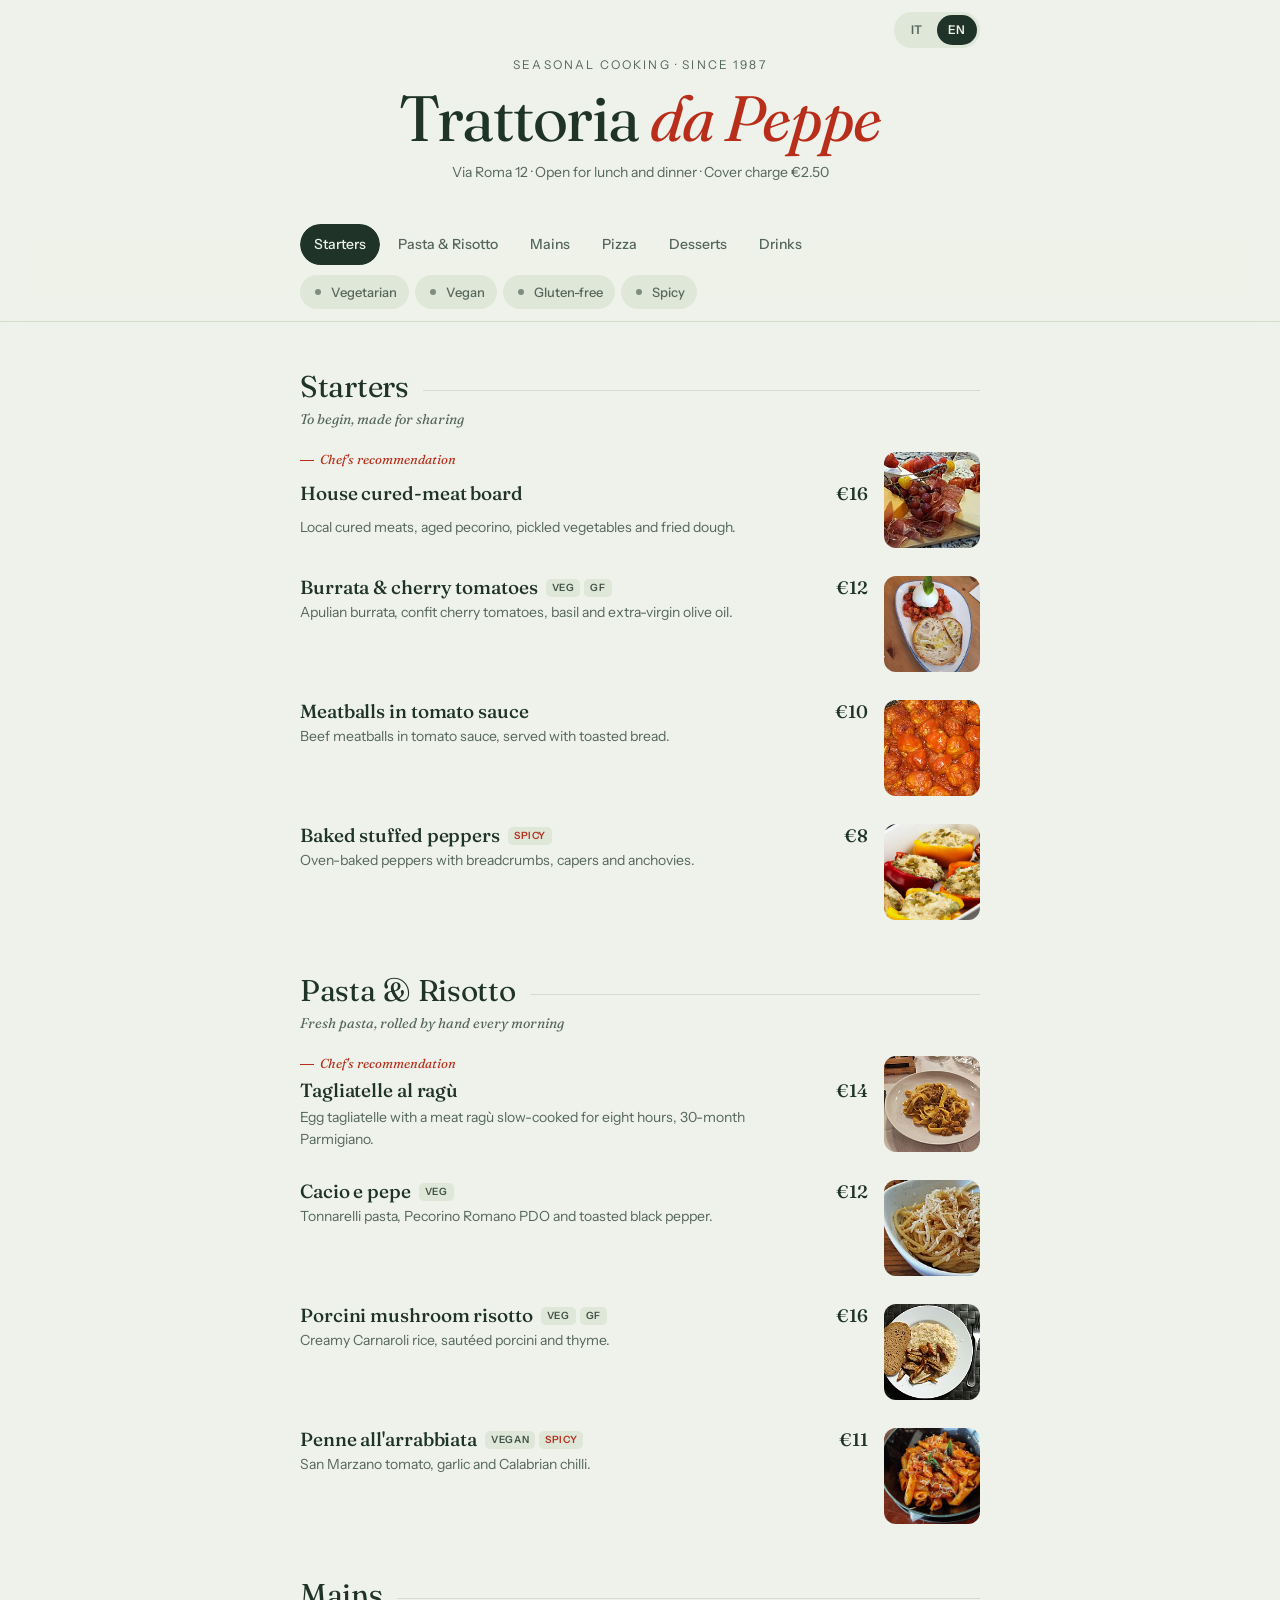
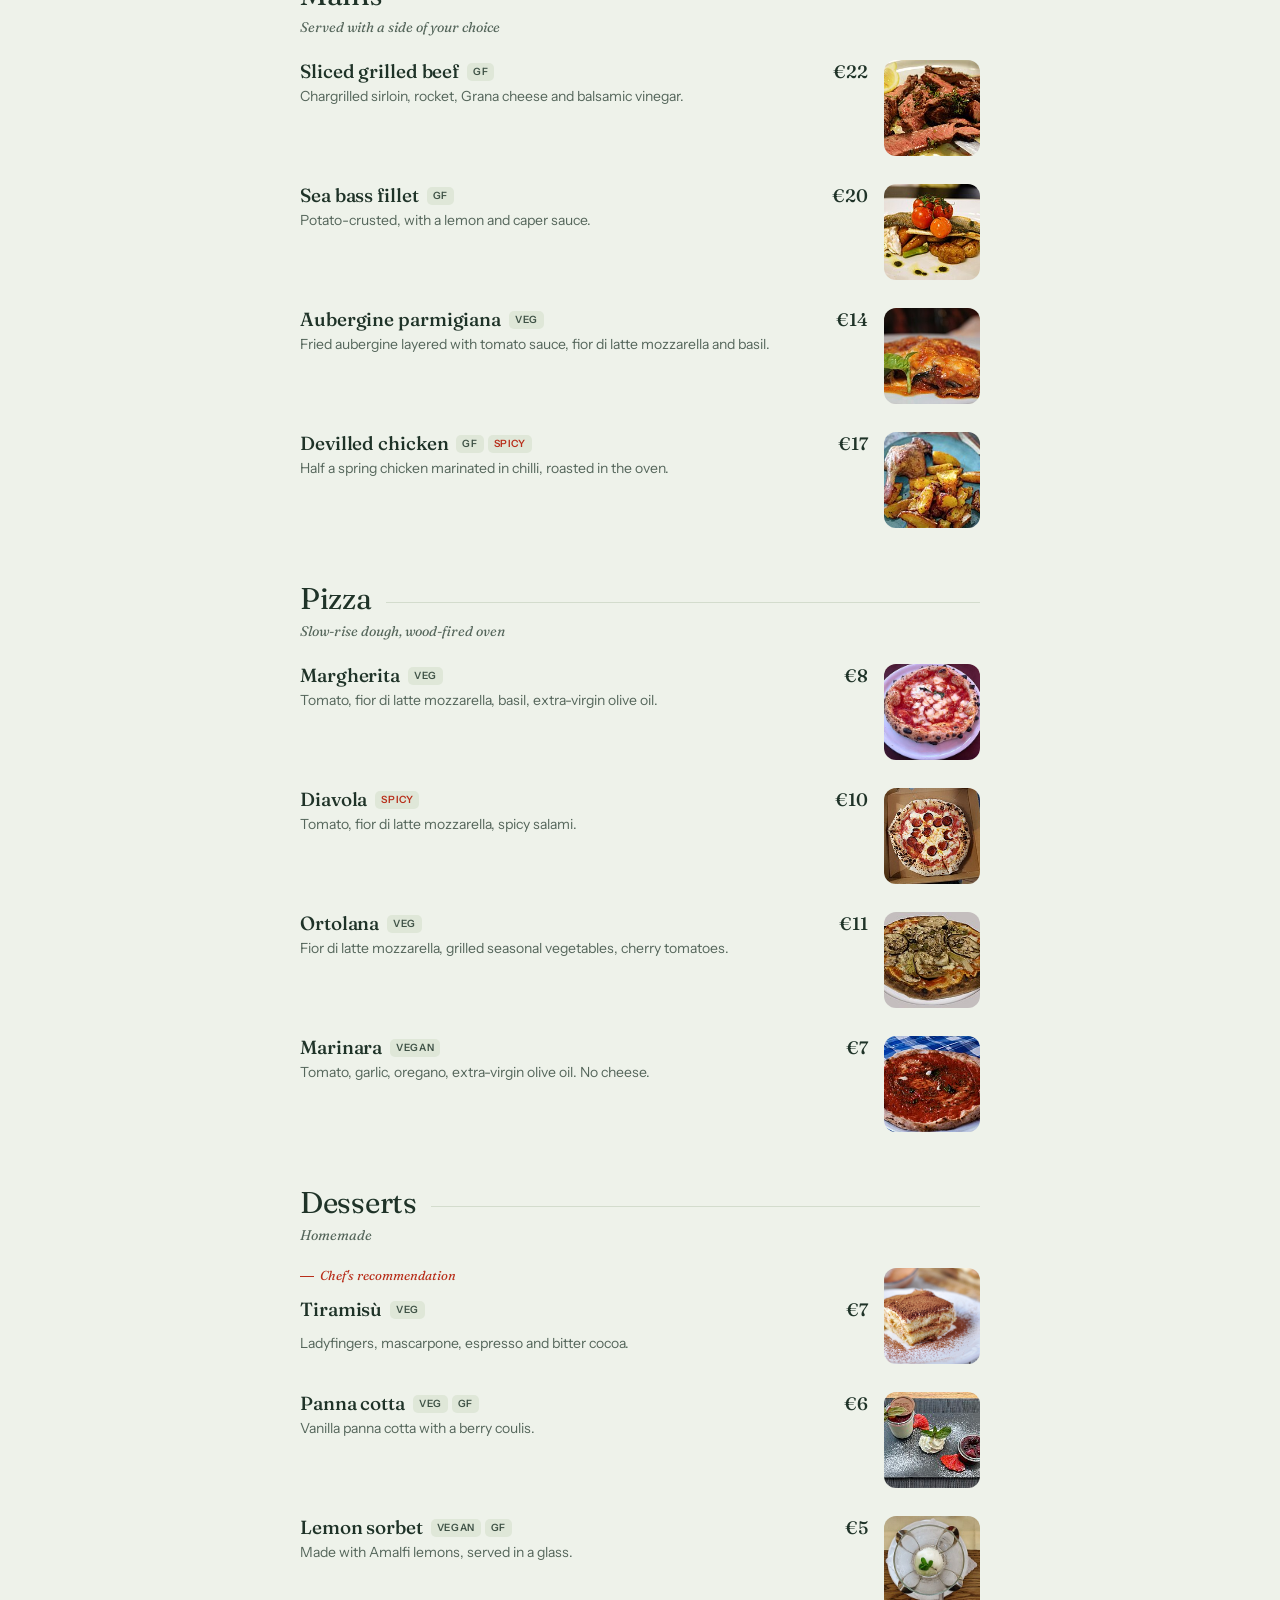
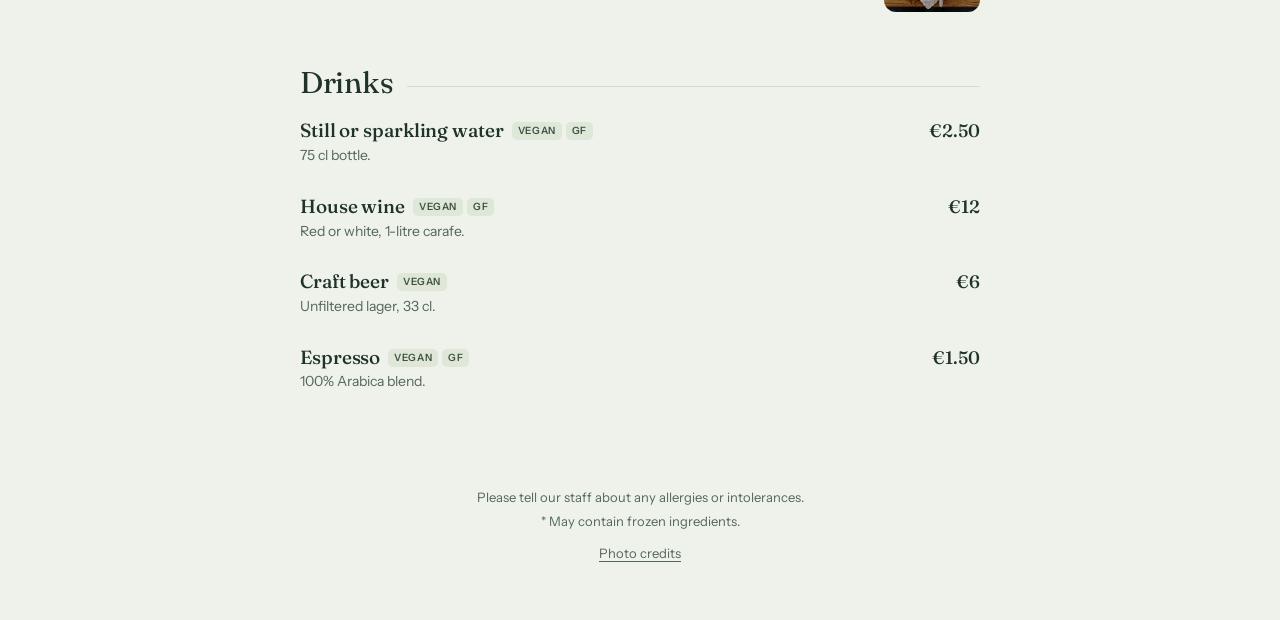
<file: index.html>
<!doctype html>
<html lang="it">
<head>
  <meta charset="utf-8">
  <meta name="viewport" content="width=device-width, initial-scale=1, viewport-fit=cover">
  <meta name="theme-color" content="#eef2ea">
  <title>Menu — Trattoria da Peppe</title>
  <link rel="preconnect" href="https://fonts.googleapis.com">
  <link rel="preconnect" href="https://fonts.gstatic.com" crossorigin>
  <link rel="stylesheet" href="https://fonts.googleapis.com/css2?family=Fraunces:ital,opsz,wght@0,9..144,400;0,9..144,500;0,9..144,600;1,9..144,400&family=Instrument+Sans:wght@400;500;600&display=swap">
  <link rel="stylesheet" href="css/style.css">
</head>
<body>

  <header class="wrap">
    <div class="lang" id="lang" role="group" aria-label="Lingua · Language">
      <span class="lang-thumb" aria-hidden="true"></span>
      <button data-lang="it" lang="it" aria-pressed="true" aria-label="Italiano">IT</button>
      <button data-lang="en" lang="en" aria-pressed="false" aria-label="English">EN</button>
    </div>
    <div class="eyebrow reveal" id="tEyebrow" data-fade></div>
    <h1 class="reveal" style="animation-delay: 60ms">Trattoria <em>da Peppe</em></h1>
    <p class="meta reveal" id="tMeta" style="animation-delay: 120ms" data-fade></p>
  </header>

  <!-- Barra fissa: categorie + filtri (riempiti da js/app.js) -->
  <div class="bar">
    <div class="tabs-scroll" id="tabsScroll">
      <div class="tabs-inner" data-fade>
        <nav class="tabs" id="tabs"></nav>
        <div class="tabs tabs-active" id="tabsActive" aria-hidden="true"></div>
      </div>
    </div>
    <div class="filters" id="filters" role="group" data-fade></div>
  </div>

  <main class="wrap" id="menu" data-fade></main>

  <footer class="wrap" id="tFooter" data-fade></footer>

  <!-- Scheda del piatto -->
  <dialog id="dlg" data-state="closed" aria-labelledby="dName">
    <div class="scrim" data-close></div>
    <div class="sheet" id="sheet">
      <span class="handle" aria-hidden="true"></span>
      <div class="hero"><img id="dImg" alt="" decoding="async"></div>
      <div class="sheet-top">
        <div>
          <div class="cat" id="dCat"></div>
          <h3 id="dName"></h3>
          <p class="orig" id="dOrig" lang="it" hidden></p>
        </div>
        <button class="close" id="dClose" data-close>
          <svg width="14" height="14" viewBox="0 0 14 14" fill="none" stroke="currentColor" stroke-width="1.8" stroke-linecap="round"><path d="M2 2l10 10M12 2L2 12"/></svg>
        </button>
      </div>
      <div class="price" id="dPrice"></div>
      <p class="long" id="dDesc"></p>
      <dl class="info" id="dInfo"></dl>
    </div>
  </dialog>

  <script src="js/menu.js"></script>
  <script src="js/app.js"></script>
</body>
</html>
</file>
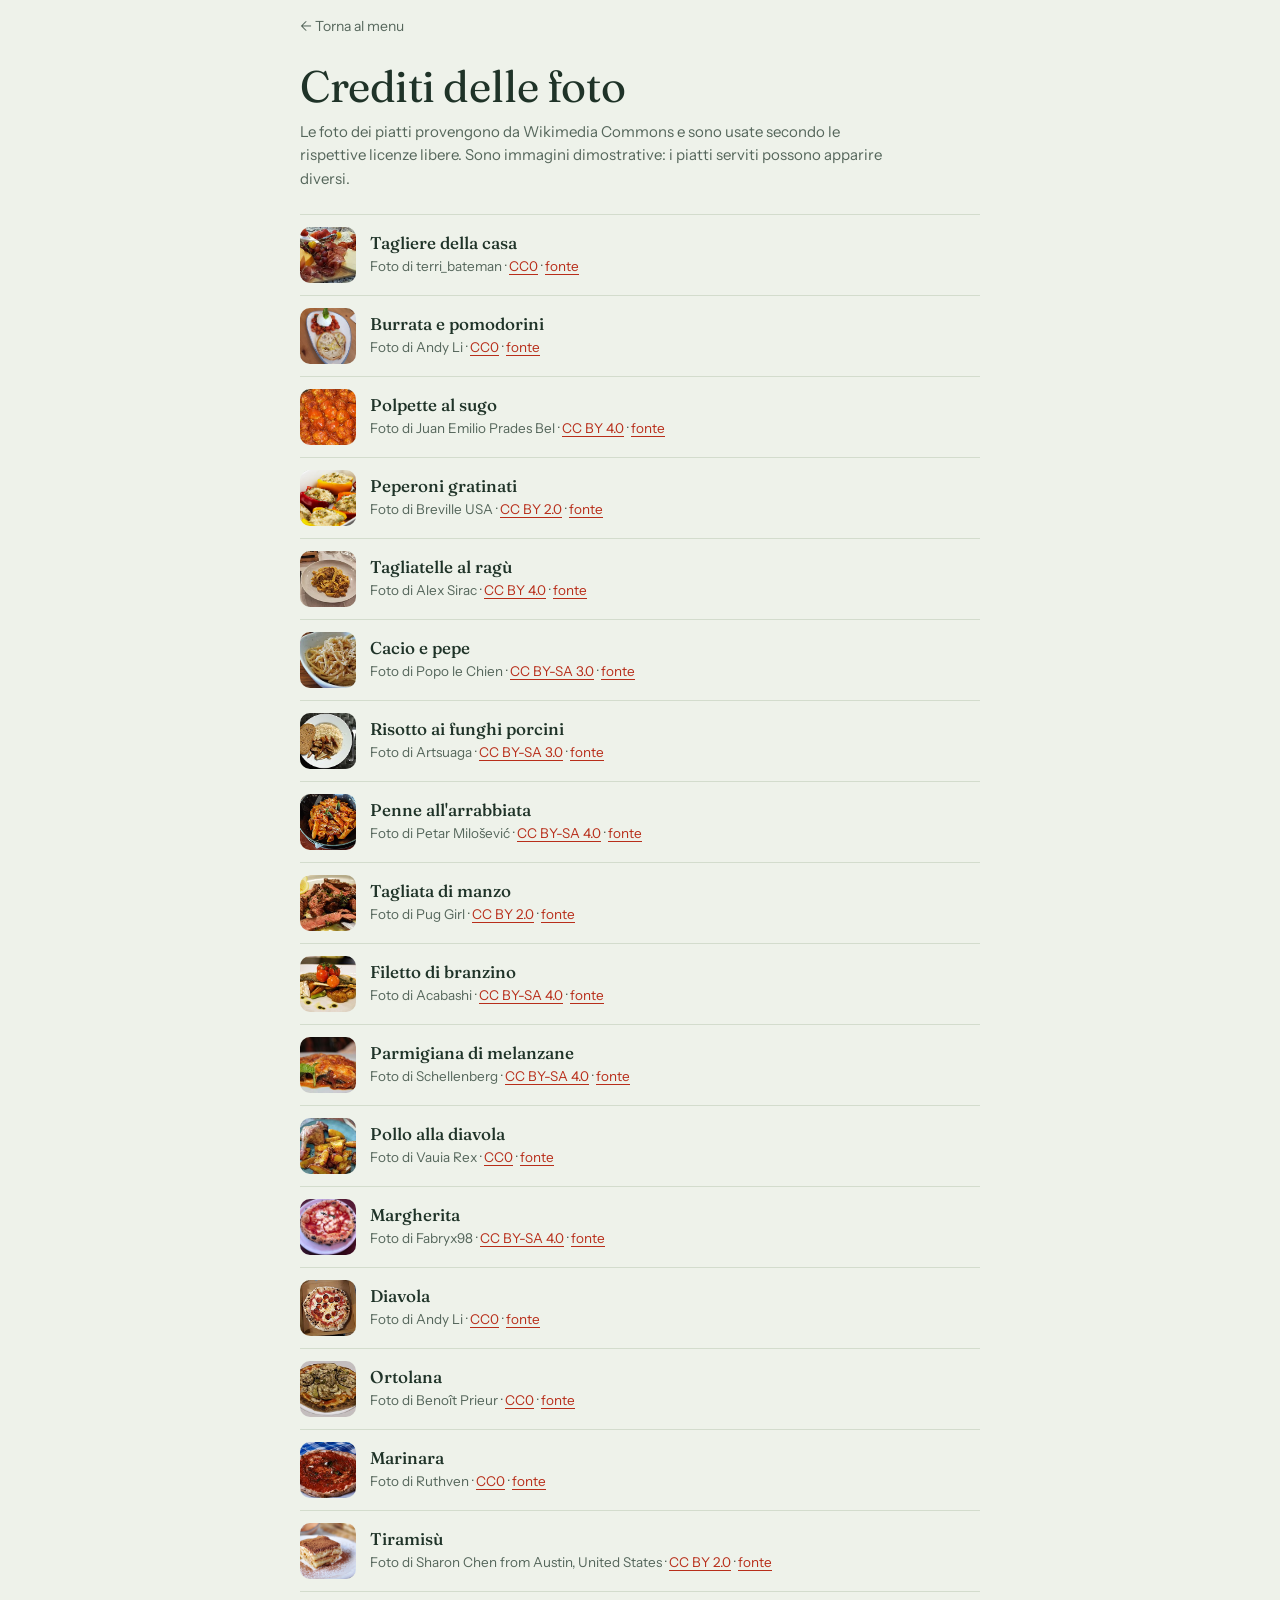
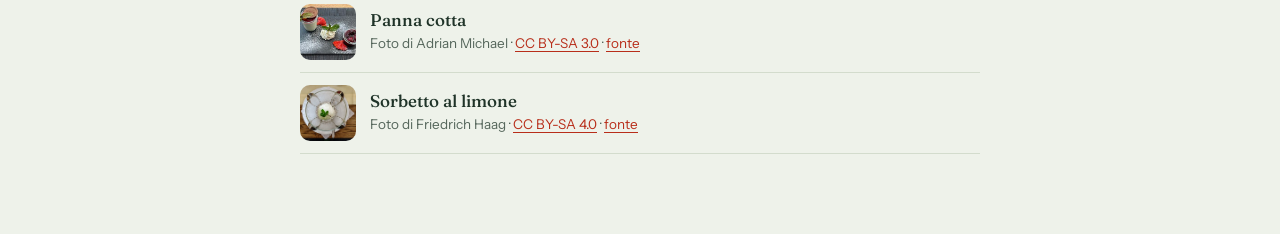
<file: crediti.html>
<!doctype html>
<html lang="it">
<head>
<meta charset="utf-8">
<meta name="viewport" content="width=device-width, initial-scale=1">
<meta name="theme-color" content="#eef2ea">
<title>Crediti foto — Trattoria da Peppe</title>
<link rel="preconnect" href="https://fonts.googleapis.com"><link rel="preconnect" href="https://fonts.gstatic.com" crossorigin>
<link href="https://fonts.googleapis.com/css2?family=Fraunces:opsz,wght@9..144,400;9..144,500&family=Instrument+Sans:wght@400;500&display=swap" rel="stylesheet">
<link rel="stylesheet" href="css/style.css">
</head>
<body>
<main class="wrap credits">
<a class="back" href="./">← Torna al menu</a>
<h1>Crediti delle foto</h1>
<p class="lead">Le foto dei piatti provengono da Wikimedia Commons e sono usate secondo le rispettive licenze libere. Sono immagini dimostrative: i piatti serviti possono apparire diversi.</p>
<ul>
<li><img src="foto/mini/tagliere-della-casa.jpg" alt="" width="56" height="56" loading="lazy"><div><b>Tagliere della casa</b><span>Foto di terri_bateman · <a href="https://creativecommons.org/publicdomain/zero/1.0/deed.it">CC0</a> · <a href="https://commons.wikimedia.org/wiki/File:-365photo_2017_edition_Food_(32033206853).jpg">fonte</a></span></div></li>
<li><img src="foto/mini/burrata-e-pomodorini.jpg" alt="" width="56" height="56" loading="lazy"><div><b>Burrata e pomodorini</b><span>Foto di Andy Li · <a href="https://creativecommons.org/publicdomain/zero/1.0/deed.it">CC0</a> · <a href="https://commons.wikimedia.org/wiki/File:Burrata_-_Nanninella.jpg">fonte</a></span></div></li>
<li><img src="foto/mini/polpette-al-sugo.jpg" alt="" width="56" height="56" loading="lazy"><div><b>Polpette al sugo</b><span>Foto di Juan Emilio Prades Bel · <a href="https://creativecommons.org/licenses/by/4.0/deed.it">CC BY 4.0</a> · <a href="https://commons.wikimedia.org/wiki/File:Meatballs_with_tomato_sauce_(Spain).jpg">fonte</a></span></div></li>
<li><img src="foto/mini/peperoni-gratinati.jpg" alt="" width="56" height="56" loading="lazy"><div><b>Peperoni gratinati</b><span>Foto di Breville USA · <a href="https://creativecommons.org/licenses/by/2.0/deed.it">CC BY 2.0</a> · <a href="https://commons.wikimedia.org/wiki/File:Stuffed_Peppers_08of9_(8736303550).jpg">fonte</a></span></div></li>
<li><img src="foto/mini/tagliatelle-al-ragu.jpg" alt="" width="56" height="56" loading="lazy"><div><b>Tagliatelle al ragù</b><span>Foto di Alex Sirac · <a href="https://creativecommons.org/licenses/by/4.0/deed.it">CC BY 4.0</a> · <a href="https://commons.wikimedia.org/wiki/File:Tagliatelle_al_rag%C3%B9_Trattoria_Tony.jpg">fonte</a></span></div></li>
<li><img src="foto/mini/cacio-e-pepe.jpg" alt="" width="56" height="56" loading="lazy"><div><b>Cacio e pepe</b><span>Foto di Popo le Chien · <a href="https://creativecommons.org/licenses/by-sa/3.0/deed.it">CC BY-SA 3.0</a> · <a href="https://commons.wikimedia.org/wiki/File:Cacio_e_pepe.jpg">fonte</a></span></div></li>
<li><img src="foto/mini/risotto-ai-funghi-porcini.jpg" alt="" width="56" height="56" loading="lazy"><div><b>Risotto ai funghi porcini</b><span>Foto di Artsuaga · <a href="https://creativecommons.org/licenses/by-sa/3.0/deed.it">CC BY-SA 3.0</a> · <a href="https://commons.wikimedia.org/wiki/File:Risottoa_onddoekin.jpg">fonte</a></span></div></li>
<li><img src="foto/mini/penne-all-arrabbiata.jpg" alt="" width="56" height="56" loading="lazy"><div><b>Penne all'arrabbiata</b><span>Foto di Petar Milošević · <a href="https://creativecommons.org/licenses/by-sa/4.0/deed.it">CC BY-SA 4.0</a> · <a href="https://commons.wikimedia.org/wiki/File:Penne_Arrabbiata.jpg">fonte</a></span></div></li>
<li><img src="foto/mini/tagliata-di-manzo.jpg" alt="" width="56" height="56" loading="lazy"><div><b>Tagliata di manzo</b><span>Foto di Pug Girl · <a href="https://creativecommons.org/licenses/by/2.0/deed.it">CC BY 2.0</a> · <a href="https://commons.wikimedia.org/wiki/File:Tagliata_with_Rosemary.jpg">fonte</a></span></div></li>
<li><img src="foto/mini/filetto-di-branzino.jpg" alt="" width="56" height="56" loading="lazy"><div><b>Filetto di branzino</b><span>Foto di Acabashi · <a href="https://creativecommons.org/licenses/by-sa/4.0/deed.it">CC BY-SA 4.0</a> · <a href="https://commons.wikimedia.org/wiki/File:Pan_seared_sea_bass_at_the_White_Hart_Inn,_Moreton,_Essex,_England.jpg">fonte</a></span></div></li>
<li><img src="foto/mini/parmigiana-di-melanzane.jpg" alt="" width="56" height="56" loading="lazy"><div><b>Parmigiana di melanzane</b><span>Foto di Schellenberg · <a href="https://creativecommons.org/licenses/by-sa/4.0/deed.it">CC BY-SA 4.0</a> · <a href="https://commons.wikimedia.org/wiki/File:Parmigiana_di_melanzane.jpg">fonte</a></span></div></li>
<li><img src="foto/mini/pollo-alla-diavola.jpg" alt="" width="56" height="56" loading="lazy"><div><b>Pollo alla diavola</b><span>Foto di Vauia Rex · <a href="https://creativecommons.org/publicdomain/zero/1.0/deed.it">CC0</a> · <a href="https://commons.wikimedia.org/wiki/File:Chicken_leg_quarter_20260412_145303.jpg">fonte</a></span></div></li>
<li><img src="foto/mini/margherita.jpg" alt="" width="56" height="56" loading="lazy"><div><b>Margherita</b><span>Foto di Fabryx98 · <a href="https://creativecommons.org/licenses/by-sa/4.0/deed.it">CC BY-SA 4.0</a> · <a href="https://commons.wikimedia.org/wiki/File:Pizza-napoletana.jpg">fonte</a></span></div></li>
<li><img src="foto/mini/diavola.jpg" alt="" width="56" height="56" loading="lazy"><div><b>Diavola</b><span>Foto di Andy Li · <a href="https://creativecommons.org/publicdomain/zero/1.0/deed.it">CC0</a> · <a href="https://commons.wikimedia.org/wiki/File:Pepperoni_pizza-_boella_co._2024-02-17.jpg">fonte</a></span></div></li>
<li><img src="foto/mini/ortolana.jpg" alt="" width="56" height="56" loading="lazy"><div><b>Ortolana</b><span>Foto di Benoît Prieur · <a href="https://creativecommons.org/publicdomain/zero/1.0/deed.it">CC0</a> · <a href="https://commons.wikimedia.org/wiki/File:Pizza_Vegetariana_au_restaurant_Le_Napolitain_(Lyon)_-_2019.jpg">fonte</a></span></div></li>
<li><img src="foto/mini/marinara.jpg" alt="" width="56" height="56" loading="lazy"><div><b>Marinara</b><span>Foto di Ruthven · <a href="https://creativecommons.org/publicdomain/zero/1.0/deed.it">CC0</a> · <a href="https://commons.wikimedia.org/wiki/File:Pizza_marinara_(Napoli).jpg">fonte</a></span></div></li>
<li><img src="foto/mini/tiramisu.jpg" alt="" width="56" height="56" loading="lazy"><div><b>Tiramisù</b><span>Foto di Sharon Chen from Austin, United States · <a href="https://creativecommons.org/licenses/by/2.0/deed.it">CC BY 2.0</a> · <a href="https://commons.wikimedia.org/wiki/File:Classic_Italian_Tiramisu-3_(29989504485).jpg">fonte</a></span></div></li>
<li><img src="foto/mini/panna-cotta.jpg" alt="" width="56" height="56" loading="lazy"><div><b>Panna cotta</b><span>Foto di Adrian Michael · <a href="https://creativecommons.org/licenses/by-sa/3.0/deed.it">CC BY-SA 3.0</a> · <a href="https://commons.wikimedia.org/wiki/File:Panna_cotta_Disentis.jpeg">fonte</a></span></div></li>
<li><img src="foto/mini/sorbetto-al-limone.jpg" alt="" width="56" height="56" loading="lazy"><div><b>Sorbetto al limone</b><span>Foto di Friedrich Haag · <a href="https://creativecommons.org/licenses/by-sa/4.0/deed.it">CC BY-SA 4.0</a> · <a href="https://commons.wikimedia.org/wiki/File:Eis_002_2015_04_25.jpg">fonte</a></span></div></li>
</ul>
</main>
</body>
</html>
</file>
<file: css/style.css>
/* ================================================================
   Menu digitale — stili
   1. Colori e variabili      6. Piatti e foto
   2. Base                    7. Piè di pagina
   3. Intestazione            8. Scheda del piatto
   4. Selettore lingua        9. Animazioni e movimento ridotto
   5. Barra categorie/filtri 10. Pagina crediti
   ================================================================ */

/* ---------- 1. Colori e variabili ---------- */
:root {
  /* Un solo tema chiaro, verde salvia (niente tema scuro, per scelta) */
  --bg: #eef2ea;
  --surface: #f8faf5;
  --ink: #1f3328;
  --muted: #55665b;
  --line: #d3dccd;
  --chip: #dfe7d8;
  --badge-ink: #3f5246;
  --accent: #b82e1a;
  --accent-ink: #ffffff;
  --scrim: rgb(18 38 28 / .42);

  --serif: "Fraunces", Georgia, serif;
  --sans: "Instrument Sans", system-ui, sans-serif;

  --ease-out: cubic-bezier(0.23, 1, 0.32, 1);    /* entrate e risposte al tocco */
  --ease-drawer: cubic-bezier(0.32, 0.72, 0, 1); /* scheda dal basso, stile iOS */

  color-scheme: light;
}

/* ---------- 2. Base ---------- */
* { box-sizing: border-box; margin: 0; padding: 0; }
html { -webkit-text-size-adjust: 100%; }
body {
  background: var(--bg);
  color: var(--ink);
  font: 400 15px/1.55 var(--sans);
  -webkit-font-smoothing: antialiased;
  -webkit-tap-highlight-color: transparent;
}
button { font: inherit; color: inherit; background: none; border: 0; cursor: pointer; }
.wrap { max-width: 720px; margin: 0 auto; padding: 0 20px; }

:is(.dish, .tab, .chip, .close, .lang button):focus-visible {
  outline: 2px solid var(--accent);
  outline-offset: 2px;
}

/* ---------- 3. Intestazione ---------- */
header.wrap { position: relative; padding-top: 56px; padding-bottom: 28px; text-align: center; }
.eyebrow { font-size: 12px; letter-spacing: .18em; text-transform: uppercase; color: var(--muted); }
h1 {
  font: 400 clamp(40px, 9vw, 64px)/1.02 var(--serif);
  letter-spacing: -.02em;
  margin: 10px 0 12px;
}
h1 em { color: var(--accent); }
.meta { color: var(--muted); font-size: 14px; text-wrap: balance; }

/* ---------- 4. Selettore lingua ---------- */
.lang {
  position: absolute; top: 12px; right: 20px;
  display: grid; grid-template-columns: 1fr 1fr;
  padding: 3px; border-radius: 999px; background: var(--chip);
}
.lang-thumb {
  position: absolute; top: 3px; left: 3px; width: 40px; height: 30px;
  border-radius: 999px; background: var(--ink);
  transition: transform 260ms var(--ease-out);
}
.lang[data-lang="en"] .lang-thumb { transform: translateX(100%); }
.lang button {
  position: relative; width: 40px; height: 30px; border-radius: 999px;
  font: 600 12px/1 var(--sans); letter-spacing: .08em; color: var(--muted);
  transition: color 150ms ease, transform 160ms var(--ease-out);
}
.lang button::after { content: ""; position: absolute; inset: -7px 0; } /* area di tocco ≥ 44px */
.lang button[aria-pressed="true"] { color: var(--bg); }
.lang button:active { transform: scale(0.95); }

/* ---------- 5. Barra categorie e filtri ---------- */
.bar {
  position: sticky; top: 0; z-index: 10;
  background: color-mix(in srgb, var(--bg) 88%, transparent);
  -webkit-backdrop-filter: saturate(1.4) blur(12px);
          backdrop-filter: saturate(1.4) blur(12px);
  border-bottom: 1px solid var(--line);
}

.tabs-scroll,
.filters {
  max-width: 720px; margin: 0 auto;
  overflow-x: auto; scrollbar-width: none;
  /* sfumatura sui bordi: fa capire che la riga scorre di lato */
  -webkit-mask-image: linear-gradient(to right, transparent, #000 12px, #000 calc(100% - 36px), transparent);
          mask-image: linear-gradient(to right, transparent, #000 12px, #000 calc(100% - 36px), transparent);
}
.tabs-scroll::-webkit-scrollbar,
.filters::-webkit-scrollbar { display: none; }
.tabs-scroll { padding: 12px 20px 10px; }

/* Due liste identiche sovrapposte: quella sopra è "attiva" e ritagliata sulla categoria corrente */
.tabs-inner { position: relative; width: max-content; }
.tabs { display: flex; gap: 4px; }
.tab {
  padding: 10px 14px; border-radius: 999px; white-space: nowrap;
  font-weight: 500; font-size: 14px; color: var(--muted);
  transition: color 150ms ease, transform 160ms var(--ease-out);
}
.tab:active { transform: scale(0.97); }
.tabs-active {
  position: absolute; inset: 0; pointer-events: none;
  clip-path: inset(0 100% 0 0 round 999px);
  transition: clip-path 280ms var(--ease-out);
}
.tabs-active .tab { background: var(--ink); color: var(--bg); }

.filters { display: flex; gap: 6px; padding: 0 20px 12px; }
.chip {
  position: relative; flex: none;
  display: inline-flex; align-items: center; gap: 7px;
  padding: 7px 12px; border-radius: 999px;
  font-size: 13px; font-weight: 500;
  background: var(--chip); color: var(--muted);
  transition: background-color 150ms ease, color 150ms ease, transform 160ms var(--ease-out);
}
.chip::after { content: ""; position: absolute; inset: -6px -3px; } /* area di tocco ≥ 44px */
.chip:active { transform: scale(0.96); }
.chip[aria-pressed="true"] { background: var(--accent); color: var(--accent-ink); }
/* Il filtro attivo si riconosce anche dalla forma (pallino → spunta), non solo dal colore */
.chip .ico { display: grid; width: 12px; height: 12px; }
.chip .ico > * { grid-area: 1 / 1; transition: opacity 150ms ease, transform 200ms var(--ease-out); }
.chip .dot { width: 6px; height: 6px; margin: auto; border-radius: 50%; background: currentColor; opacity: .7; }
.chip .ck,
.chip[aria-pressed="true"] .dot { opacity: 0; transform: scale(.6); }
.chip[aria-pressed="true"] .ck { opacity: 1; transform: none; }

@media (hover: hover) and (pointer: fine) {
  .tabs:not(.tabs-active) .tab:hover,
  .lang button[aria-pressed="false"]:hover { color: var(--ink); }
}

/* ---------- 6. Piatti e foto ---------- */
main.wrap { padding-top: 8px; padding-bottom: 80px; }
section { padding-top: 40px; scroll-margin-top: calc(var(--bar-h, 112px) - 16px); }
.sec-head { display: flex; align-items: baseline; gap: 14px; margin-bottom: 6px; }
.sec-head::after { content: ""; flex: 1; border-bottom: 1px solid var(--line); transform: translateY(-6px); }
h2 { font: 400 30px/1.1 var(--serif); letter-spacing: -.01em; }
.sec-note { color: var(--muted); font: italic 400 14px/1.5 var(--serif); margin-bottom: 8px; }

.dish {
  display: grid; grid-template-columns: 1fr auto; gap: 2px 16px;
  width: calc(100% + 24px); margin: 0 -12px; padding: 14px 12px;
  border-radius: 12px; text-align: left;
  transition: background-color 150ms ease, transform 160ms var(--ease-out),
              opacity 300ms var(--ease-out), translate 300ms var(--ease-out);
}
.dish:active { transform: scale(0.985); }
.dish[hidden] { display: none; }
@starting-style { .dish { opacity: 0; translate: 0 6px; } } /* ricompare in dissolvenza dopo un filtro */
@media (hover: hover) and (pointer: fine) {
  .dish:hover { background: var(--surface); }
}

.pick {
  grid-column: 1 / 3;
  display: flex; align-items: center; gap: 6px; margin-bottom: 3px;
  font: italic 400 13px/1.2 var(--serif); color: var(--accent);
}
.pick::before { content: ""; width: 14px; height: 1px; background: currentColor; }
.dish-name {
  display: flex; align-items: center; flex-wrap: wrap; gap: 4px 8px;
  font: 500 19px/1.25 var(--serif); letter-spacing: -.005em;
}
.dish-price { font: 500 18px/1.3 var(--serif); font-variant-numeric: tabular-nums lining-nums; }
.dish-desc { grid-column: 1 / 3; max-width: 54ch; color: var(--muted); font-size: 14px; }

.badges { display: inline-flex; gap: 4px; }
.badge {
  padding: 4px 6px; border-radius: 5px;
  font: 600 10px/1 var(--sans); letter-spacing: .06em; text-transform: uppercase;
  background: var(--chip); color: var(--badge-ink);
}
.badge.hot { color: var(--accent); }

/* Miniatura a destra: lo spazio è riservato, così la pagina non salta mentre carica */
.dish.has-img { grid-template-columns: 1fr auto 80px; }
.thumb {
  grid-column: 3; grid-row: 1 / span 3; align-self: start;
  width: 80px; height: 80px; border-radius: 12px; overflow: hidden;
  background: var(--chip);
}
.thumb img,
.hero img {
  display: block; width: 100%; height: 100%; object-fit: cover;
  opacity: 0; transition: opacity 300ms ease;
}
.thumb img.loaded,
.hero img.loaded { opacity: 1; }

.empty { padding: 14px 0; color: var(--muted); font: italic 400 14px/1.5 var(--serif); }
.empty button {
  margin-left: 4px; padding: 8px 4px;
  font: 500 13px var(--sans); color: var(--accent);
  text-decoration: underline; text-underline-offset: 3px;
}

/* ---------- 7. Piè di pagina ---------- */
footer.wrap { padding-bottom: 48px; text-align: center; color: var(--muted); font-size: 13px; }
footer p + p { margin-top: 4px; }
footer a { display: inline-block; padding: 8px 4px; color: inherit; text-underline-offset: 3px; }

/* ---------- 8. Scheda del piatto ---------- */
dialog {
  width: 100%; height: 100%; max-width: none; max-height: none;
  border: 0; padding: 0; overflow: hidden;
  background: transparent; color: var(--ink);
}
dialog::backdrop { background: transparent; }
.scrim {
  position: fixed; inset: 0;
  background: var(--scrim);
  transition: opacity 300ms ease;
}

/* Telefono: scheda che sale dal basso */
.sheet {
  position: fixed; left: 0; right: 0; bottom: 0;
  max-height: 88vh; overflow-y: auto;
  padding: 10px 24px calc(28px + env(safe-area-inset-bottom));
  border-radius: 22px 22px 0 0;
  background: var(--surface);
  box-shadow: 0 -10px 40px rgb(0 0 0 / .18);
  transition: transform 420ms var(--ease-drawer);
  touch-action: pan-y;
}
.sheet.dragging { transition: none; }
dialog[data-state="closed"] .scrim,
dialog[data-state="closing"] .scrim { opacity: 0; }
dialog[data-state="closing"] .scrim { transition-duration: 200ms; }
dialog[data-state="closed"] .sheet { transform: translateY(100%); }
dialog[data-state="closing"] .sheet { transform: translateY(100%); transition: transform 240ms var(--ease-out); }

.handle { display: block; width: 40px; height: 5px; margin: 0 auto 14px; border-radius: 9px; background: var(--line); }
.sheet-top { display: flex; justify-content: space-between; align-items: start; gap: 16px; }
.sheet .cat { font-size: 12px; letter-spacing: .16em; text-transform: uppercase; color: var(--muted); }
.sheet h3 { margin: 6px 0 10px; font: 400 32px/1.1 var(--serif); letter-spacing: -.01em; }
.sheet .orig { margin: -4px 0 12px; font: italic 400 15px/1.3 var(--serif); color: var(--muted); }
.sheet .price { font: 400 24px/1 var(--serif); color: var(--accent); }
.sheet .long { margin: 8px 0 20px; color: var(--ink); opacity: .85; }
.close {
  flex: none; display: grid; place-items: center;
  width: 34px; height: 34px; border-radius: 50%;
  background: var(--chip);
  transition: transform 160ms var(--ease-out);
}
.close:active { transform: scale(0.94); }
.info { display: grid; gap: 12px; padding-top: 14px; border-top: 1px solid var(--line); }
.info dt { font-size: 12px; letter-spacing: .12em; text-transform: uppercase; color: var(--muted); }
.info dd { font-size: 15px; }

/* Foto a tutta larghezza in cima; maniglia e pulsante di chiusura ci stanno sopra */
.hero { display: none; aspect-ratio: 3 / 2; margin: 0 -24px 18px; overflow: hidden; background: var(--chip); }
.sheet.has-img { padding-top: 0; }
.sheet.has-img .hero { display: block; }
.sheet.has-img .handle {
  position: absolute; top: 8px; left: 50%; translate: -50% 0; z-index: 1; margin: 0;
  background: rgb(255 255 255 / .8);
  box-shadow: 0 1px 4px rgb(0 0 0 / .25);
}
.sheet.has-img .close {
  position: absolute; top: 14px; right: 14px; z-index: 1;
  color: #fff; background: rgb(18 38 28 / .5);
  -webkit-backdrop-filter: blur(8px);
          backdrop-filter: blur(8px);
}

/* ---------- Schermi larghi ---------- */
@media (min-width: 720px) {
  .tabs-scroll, .filters { -webkit-mask-image: none; mask-image: none; }

  .dish.has-img { grid-template-columns: 1fr auto 96px; }
  .thumb { width: 96px; height: 96px; }

  /* La scheda diventa un modale centrato */
  .sheet {
    left: 50%; top: 50%; right: auto; bottom: auto; width: 520px;
    padding: 28px 32px 32px; border-radius: 20px;
    transform: translate(-50%, -50%);
    transition: transform 220ms var(--ease-out), opacity 220ms var(--ease-out);
    box-shadow: 0 24px 70px rgb(0 0 0 / .25);
  }
  .handle { display: none; }
  .hero { margin: 0 -32px 22px; }
  dialog[data-state="closed"] .sheet { transform: translate(-50%, -50%) scale(.96); opacity: 0; }
  dialog[data-state="closing"] .sheet {
    transform: translate(-50%, -50%) scale(.97); opacity: 0;
    transition: transform 150ms var(--ease-out), opacity 150ms var(--ease-out);
  }
}

/* ---------- 9. Animazioni ---------- */
/* Comparsa a cascata all'apertura della pagina (una sola volta) */
.reveal { animation: rise 500ms var(--ease-out) both; }
@keyframes rise { from { opacity: 0; transform: translateY(8px); } }

/* Cambio lingua: breve dissolvenza sfocata, il testo sembra trasformarsi invece di scambiarsi */
[data-fade] { transition: opacity 220ms ease, filter 220ms ease; }
.swapping [data-fade] { opacity: .2; filter: blur(2px); transition-duration: 110ms; }

/* Movimento ridotto: restano solo le dissolvenze */
@media (prefers-reduced-motion: reduce) {
  .reveal { animation: fade 300ms ease both; }
  @keyframes fade { from { opacity: 0; } }
  @starting-style { .dish { translate: none; } }
  .tabs-active, .lang-thumb { transition: none; }
  .swapping [data-fade] { filter: none; }

  .sheet, dialog[data-state] .sheet { transition: opacity 200ms ease !important; }
  dialog[data-state="closed"] .sheet,
  dialog[data-state="closing"] .sheet { opacity: 0; transform: none; }
  @media (min-width: 720px) {
    dialog[data-state] .sheet { transform: translate(-50%, -50%) !important; }
  }
}

/* ---------- 10. Pagina crediti ---------- */
.credits { padding-top: 40px; padding-bottom: 64px; }
.credits .back { display: inline-block; padding: 8px 0; color: var(--muted); font-size: 14px; text-decoration: none; }
.credits .back:hover { color: var(--ink); }
.credits h1 { margin: 16px 0 10px; font-size: clamp(32px, 7vw, 44px); line-height: 1.1; letter-spacing: -.01em; }
.credits .lead { max-width: 60ch; margin-bottom: 24px; color: var(--muted); }
.credits ul { list-style: none; border-top: 1px solid var(--line); }
.credits li { display: flex; align-items: center; gap: 14px; padding: 12px 0; border-bottom: 1px solid var(--line); }
.credits li img { flex: none; border-radius: 10px; object-fit: cover; background: var(--chip); }
.credits li b { display: block; font: 500 17px/1.3 var(--serif); }
.credits li span { color: var(--muted); font-size: 13.5px; }
.credits a { color: var(--accent); text-underline-offset: 3px; }
</file>
